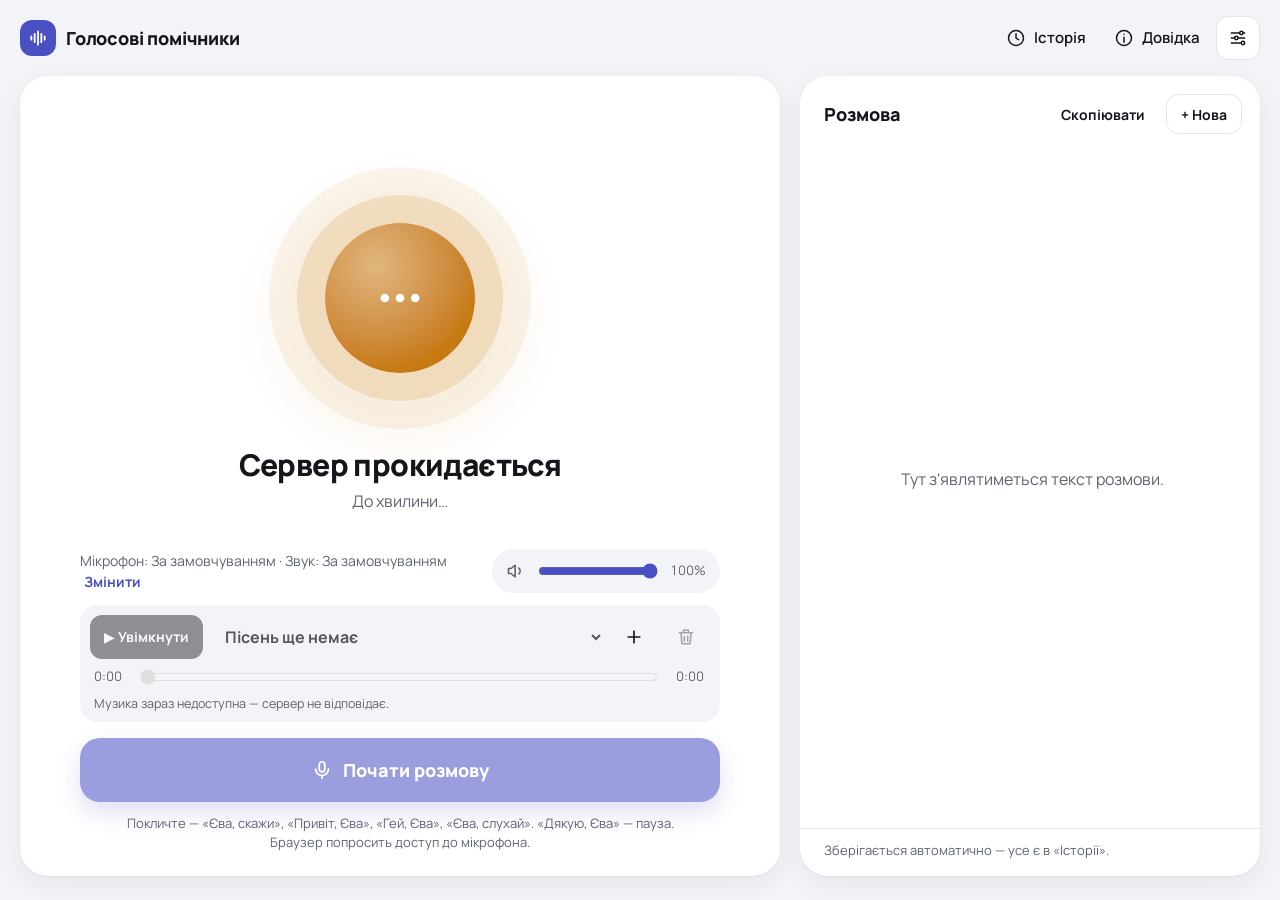
<file: web/index.html>
<!doctype html>
<html lang="uk">
<head>
  <meta charset="utf-8">
  <meta name="viewport" content="width=device-width, initial-scale=1, viewport-fit=cover">
  <title>Голосові помічники</title>
  <meta name="description" content="Голосові помічники з характером: розмова голосом через GPT-Live.">
  <link rel="icon" type="image/png" sizes="32x32" href="favicon-32.png">
  <link rel="icon" type="image/png" sizes="48x48" href="favicon-48.png">
  <link rel="apple-touch-icon" href="apple-touch-icon.png">
  <link rel="stylesheet" href="style.css">
  <link rel="stylesheet" href="app.css">
  <script src="config.js"></script>
  <script src="app.js" defer></script>
  <script src="ui.js" defer></script>
</head>
<body class="home">
  <header class="topbar">
    <div class="brand">
      <span class="brand-mark" aria-hidden="true"><svg viewBox="0 0 24 24"><path d="M4 10v4M8 7v10M12 4v16M16 7v10M20 10v4"/></svg></span>
      <span class="brand-name">Голосові помічники</span>
    </div>
    <nav class="topnav" aria-label="Сторінки">
      <a id="knowledgeLink" class="top-link" href="knowledge.html" hidden
        title="Список гостей і факти про подію для консьєржа: завантажити таблицю чи документ"><svg class="nav-icon" viewBox="0 0 24 24" aria-hidden="true"><path d="M4 5.5A2.5 2.5 0 0 1 6.5 3H20v15H6.5A2.5 2.5 0 0 0 4 20.5z"/><path d="M4 20.5A2.5 2.5 0 0 0 6.5 23H20v-5"/></svg><span class="wide-only">Знання</span></a>
      <a id="historyLink" class="top-link" href="history.html" title="Усі збережені розмови"><svg class="nav-icon" viewBox="0 0 24 24" aria-hidden="true"><circle cx="12" cy="12" r="9"/><path d="M12 7v5l3 2"/></svg><span class="wide-only">Історія</span></a>
      <a id="settingsLink" class="top-link" href="settings.html" aria-label="Довідка"
        title="Версія й моделі, довідка"><svg class="nav-icon" viewBox="0 0 24 24" aria-hidden="true"><circle cx="12" cy="12" r="9"/><path d="M12 11v6M12 7.5v.01"/></svg><span class="wide-only">Довідка</span></a>
      <button id="drawerOpen" class="icon-square" type="button" aria-label="Налаштування розмови"
        aria-controls="drawer" aria-expanded="false" title="Пристрої, звук, поведінка"><svg class="nav-icon" viewBox="0 0 24 24" aria-hidden="true"><path d="M4 6h10M18 6h2M4 12h4M12 12h8M4 18h12"/><circle cx="16" cy="6" r="2"/><circle cx="10" cy="12" r="2"/><circle cx="18" cy="18" r="2"/></svg></button>
    </nav>
  </header>

  <main class="layout">
    <section class="stage call" aria-label="Розмова голосом">
      <div class="stage-top">
        <nav id="characters" class="chars" role="tablist" aria-label="Персонаж"></nav>
        <p id="meter" class="meter-pill" hidden
          title="Час, поки відкрита сесія GPT-Live (разом з першими 15 с паузи), і орієнтовна ціна за ним. Інструменти й підсумок фонового слухання оплачуються окремо й тут не враховані."></p>
      </div>
      <!-- «Консьєрж» is hidden for now (the code stays): the page always opens an assistant call. -->
      <button id="modeAssistant" type="button" hidden></button>
      <button id="modeConcierge" type="button" hidden></button>

      <div class="voice-block">
        <p id="voiceInfo" class="char-info"></p>
        <div id="voiceVariantRow" class="voice-variant" hidden>
          <label class="sr-only" for="voiceVariant">Голос</label>
          <div class="voice-pick">
            <select id="voiceVariant">
              <option value="own">Створений голос (новий)</option>
              <option value="preset">Старий голос (пресет)</option>
            </select>
            <button id="voicePreview" class="pill-btn" disabled>▶ Прослухати</button>
          </div>
          <p id="voiceVariantInfo" class="hint"></p>
        </div>
        <!-- The picked character: set by the buttons above, kept here for the page's logic. -->
        <select id="voice" disabled hidden><option>Завантаження…</option></select>
        <button id="voiceApply" class="btn primary wide" hidden>Застосувати</button>
      </div>

      <div class="orb-area">
        <div class="orb"><span id="dot" class="dot" aria-hidden="true"></span></div>
        <div class="status-block">
          <p id="statusTitle" class="status-title" aria-hidden="true">Готові до розмови</p>
          <p id="statusSub" class="status-sub" aria-hidden="true" hidden></p>
          <span id="status" class="sr-only" role="status">Не підключено</span>
        </div>
        <p id="caption" class="caption" hidden></p>
        <video id="cameraView" class="camera-view" autoplay muted playsinline hidden></video>

        <div id="concierge" class="concierge" hidden data-off>
          <div class="guest-line">
            <span class="muted small">Гість</span>
            <strong id="guestName">ще не назвався</strong>
            <span id="guestBadge" class="guest-badge" hidden></span>
          </div>
          <div class="checkin-line">
            <span id="checkinCount" class="muted small">Відмічено гостей: —</span>
            <button id="checkinReset" class="btn ghost small-btn" type="button">Скинути відмітки</button>
          </div>
          <label class="setting check-setting" for="checkQuestion">
            <span class="setting-text">
              <span class="setting-title">Перевірочне питання</span>
              <span id="checkQuestionInfo" class="hint">Після імені помічник питає щось із запису гостя (посаду, хобі…).</span>
            </span>
            <input id="checkQuestion" type="checkbox" class="switch" role="switch" checked>
          </label>
          <p id="conciergeInfo" class="hint">Помічник вітає людину, питає ім'я, звіряє його зі списком у «Знаннях» (двоє з
            однаковим ім'ям — питає прізвище) і ставить одне перевірочне питання. Потім — «Наступний гість».</p>
        </div>
      </div>

      <div class="stage-bottom">
        <div class="device-row">
          <p id="callDevices" class="call-devices"><span id="callDevicesText"></span>
            <a href="#devices" class="call-devices-link">Змінити</a></p>
          <div class="volume">
            <label for="volume" class="sr-only">Гучність</label>
            <span class="volume-icon" aria-hidden="true"></span>
            <input id="volume" type="range" min="0" max="100" step="5">
            <span id="volumeValue" class="volume-value"></span>
          </div>
        </div>

        <section id="musicCard" class="player" aria-label="Музика">
          <!-- Extensions and audio types, not «audio/*»: with the wildcard iOS offers the photo library and the camera first. -->
          <input id="songFile" type="file" accept=".mp3,.m4a,.aac,.wav,.ogg,.opus,.flac,audio/mpeg,audio/mp4,audio/x-m4a,audio/aac,audio/wav,audio/x-wav,audio/ogg,audio/flac" multiple hidden>
          <div class="player-row">
            <button id="songPlay" class="song-play" type="button" disabled>▶ Увімкнути</button>
            <select id="songSelect" aria-label="Пісня" disabled><option>Пісень ще немає</option></select>
            <label class="icon-btn-soft icon-plus" for="songFile" title="Додати пісню"><span class="sr-only">Додати пісню</span></label>
            <button id="songDelete" class="icon-btn-soft icon-trash" type="button" title="Видалити пісню" disabled><span class="sr-only">Видалити</span></button>
          </div>
          <div class="song-seek">
            <span id="songTime">0:00</span>
            <input id="songSeek" type="range" min="0" max="0" step="1" value="0" aria-label="Позиція в пісні" disabled>
            <span id="songDuration">0:00</span>
          </div>
          <p id="songInfo" class="player-info">Пісні спільні для всіх. Поки грає пісня, помічник мовчить і не чує; якщо розмова ще йде — пісня чекає 5 с тиші.</p>
        </section>

        <div class="controls">
          <button id="micMute" class="ctl ctl-mic" type="button" aria-pressed="false" hidden>Вимкнути мікрофон</button>
          <button id="resume" class="ctl ctl-main ctl-play" hidden>Продовжити</button>
          <button id="pause" class="ctl ctl-main ctl-pause" hidden>Пауза</button>
          <button id="talk" class="btn primary big">Почати розмову</button>
          <button id="nextGuest" class="btn" hidden>Наступний гість</button>
        </div>
        <p id="wakeHint" class="wake-hint">Покличте помічника на ім'я — «…, скажи», «Привіт, …». «Дякую, …» — пауза.</p>
      </div>
    </section>

    <section id="conversation" class="convo">
      <div class="convo-head">
        <h2>Розмова</h2>
        <div class="convo-actions">
          <button id="copyChat" class="pill-btn ghost">Скопіювати</button>
          <button id="newChat" class="pill-btn">+ Нова</button>
        </div>
      </div>
      <div id="log" class="log" aria-live="polite">
        <p class="muted empty">Тут з'являтиметься текст розмови.</p>
      </div>
      <p class="convo-foot">Зберігається автоматично — усе є в «Історії».</p>
    </section>
  </main>

  <div id="drawerBackdrop" class="drawer-backdrop" hidden></div>
  <aside id="drawer" class="drawer" aria-label="Налаштування розмови" hidden>
    <div class="drawer-head">
      <h2>Налаштування</h2>
      <button id="drawerClose" class="icon-square soft" type="button" aria-label="Закрити"><svg class="nav-icon" viewBox="0 0 24 24" aria-hidden="true"><path d="M6 6l12 12M18 6L6 18"/></svg></button>
    </div>

    <section id="devices" class="drawer-section">
      <h3>Пристрої</h3>
      <div class="group">
        <div class="group-row">
          <label for="micSelect">Мікрофон</label>
          <select id="micSelect"><option value="">За замовчуванням</option></select>
        </div>
        <div class="group-row">
          <label for="speakerSelect">Динамік</label>
          <select id="speakerSelect"><option value="">За замовчуванням</option></select>
          <p id="speakerFixed" class="device-fixed" hidden></p>
        </div>
        <div class="group-row">
          <label for="cameraSelect">Камера</label>
          <select id="cameraSelect"><option value="">За замовчуванням</option></select>
          <!-- Phones and tablets: which side looks. Front — «подивись на мене»; back — what is in front of you. -->
          <div id="cameraFacing" class="facing" role="group" aria-label="Яка камера" hidden>
            <button type="button" class="btn" data-facing="user" aria-pressed="true">Фронтальна</button>
            <button type="button" class="btn" data-facing="environment" aria-pressed="false">Задня</button>
          </div>
        </div>
      </div>
      <p id="devicesNow" class="devices-now"></p>
      <button id="devicesAllow" class="pill-btn" type="button" hidden>Показати пристрої</button>
      <p id="devicesInfo" class="hint">Назви пристроїв з'являться, коли браузер дасть доступ до мікрофона.</p>
    </section>

    <section id="voiceCard" class="drawer-section">
      <h3>Як говорить</h3>
      <div class="settings">
        <div>
          <label for="speed">Темп</label>
          <select id="speed">
            <option value="slow">Повільніше</option>
            <option value="normal">Звичайний</option>
            <option value="fast">Швидше</option>
          </select>
        </div>
        <div>
          <label for="style">Манера</label>
          <select id="style">
            <option value="calm">Спокійна</option>
            <option value="normal">Звичайна</option>
            <option value="expressive">Емоційна</option>
          </select>
        </div>
      </div>
      <p class="hint">Темп і манера — прохання до персонажа, а не точний регулятор: діють з наступної відповіді.</p>
    </section>

    <section class="drawer-section">
      <h3>Поведінка</h3>
      <div class="group">
        <label class="setting" for="bgListen">
          <span class="setting-text">
            <span class="setting-title">Слухати фоном на паузі</span>
            <span id="bgListenInfo" class="hint">Помічник запам'ятовує, про що говорять поруч, і може нагадати.</span>
          </span>
          <input id="bgListen" type="checkbox" class="switch" role="switch" checked>
        </label>
        <label class="setting" for="voiceNow">
          <span class="setting-text">
            <span class="setting-title">Міняти голос одразу</span>
            <span id="voiceNowInfo" class="hint">Відповідь договорить уже новий персонаж.</span>
          </span>
          <input id="voiceNow" type="checkbox" class="switch" role="switch" checked>
        </label>
        <label class="setting" for="camera">
          <span class="setting-text">
            <span class="setting-title">Камера</span>
            <span id="cameraInfo" class="hint">Попросіть «…, подивись» — погляд через камеру.</span>
          </span>
          <input id="camera" type="checkbox" class="switch" role="switch">
        </label>
      </div>
    </section>
  </aside>

  <dialog id="noMic" class="dialog" aria-labelledby="noMicTitle">
    <h2 id="noMicTitle">Мікрофон у цьому браузері недоступний</h2>
    <p id="noMicText"></p>
    <p id="noMicIos" class="hint" hidden>Apple змушує всі браузери на iPhone працювати на рушії Safari, і цей
      браузер не передає сторінкам мікрофон — тому вікно дозволу навіть не з'являється. Якщо потрібен саме він:
      «Параметри» → «Застосунки» → браузер → «Мікрофон» (увімкніть, якщо є), оновіть його й перезапустіть.</p>
    <div class="row">
      <a id="openSafari" class="btn primary" href="#">Відкрити в Safari</a>
      <button id="copyLink" class="btn" type="button">Скопіювати посилання</button>
      <button id="noMicClose" class="btn ghost" type="button">Зрозуміло</button>
    </div>
  </dialog>
  <audio id="remote" autoplay></audio>
</body>
</html>
</file>
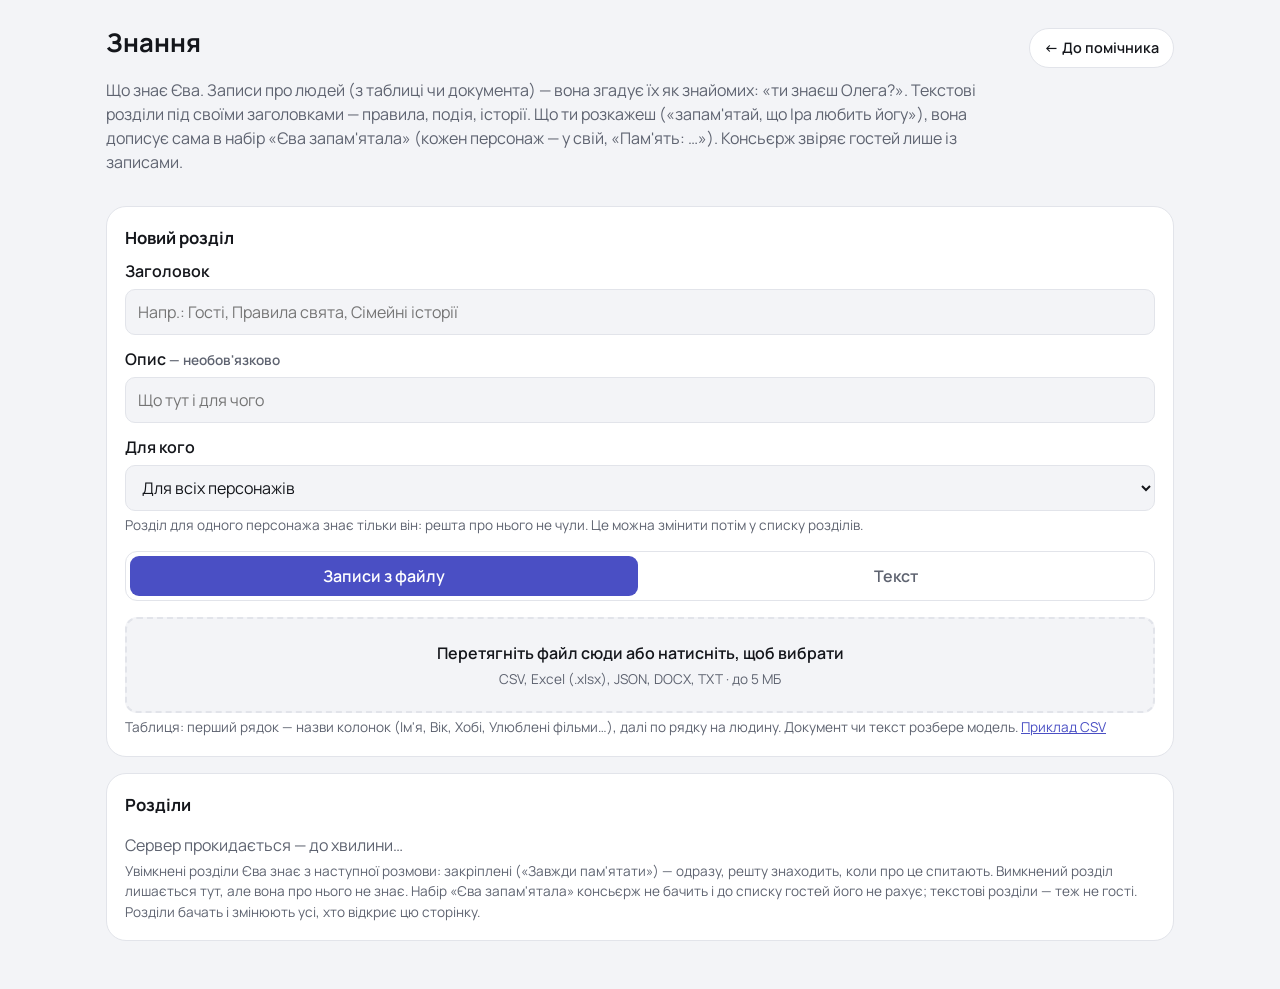
<file: web/knowledge.html>
<!doctype html>
<html lang="uk">
<head>
  <meta charset="utf-8">
  <meta name="viewport" content="width=device-width, initial-scale=1">
  <title>Голосові помічники — знання</title>
  <meta name="description" content="Що знає Єва: розділи із записами про людей і текстові розділи з правилами, подіями, історіями.">
  <meta name="robots" content="noindex, nofollow">
  <link rel="icon" type="image/png" sizes="32x32" href="favicon-32.png">
  <link rel="icon" type="image/png" sizes="48x48" href="favicon-48.png">
  <link rel="apple-touch-icon" href="apple-touch-icon.png">
  <link rel="stylesheet" href="style.css">
  <script src="config.js"></script>
  <script src="knowledge.js" defer></script>
</head>
<body>
  <main class="wrap wide">
    <header class="page-head">
      <div>
        <h1>Знання</h1>
        <p class="sub">Що знає Єва. Записи про людей (з таблиці чи документа) — вона згадує їх як знайомих: «ти знаєш
          Олега?». Текстові розділи під своїми заголовками — правила, подія, історії. Що ти розкажеш («запам'ятай, що Іра
          любить йогу»), вона дописує сама в набір «Єва запам'ятала» (кожен персонаж — у свій, «Пам'ять: …»). Консьєрж звіряє гостей лише із записами.</p>
      </div>
      <a id="backLink" class="nav-btn header-link" href="index.html">← До помічника</a>
    </header>

    <p id="storageNote" class="banner" hidden></p>

    <section class="card">
      <h2>Новий розділ</h2>
      <label for="setName">Заголовок</label>
      <input id="setName" class="field" type="text" maxlength="120" placeholder="Напр.: Гості, Правила свята, Сімейні історії">
      <label for="setNote" class="gap">Опис <span class="muted small">— необов'язково</span></label>
      <input id="setNote" class="field" type="text" maxlength="1000" placeholder="Що тут і для чого">
      <label for="setCharacter" class="gap">Для кого</label>
      <select id="setCharacter" class="field"><option value="">Для всіх персонажів</option></select>
      <p class="hint">Розділ для одного персонажа знає тільки він: решта про нього не чули. Це можна змінити потім у списку розділів.</p>

      <nav class="mode-tabs" role="tablist" aria-label="Що додати">
        <button id="tabFile" type="button" role="tab" aria-selected="true" aria-controls="paneFile">Записи з файлу</button>
        <button id="tabText" type="button" role="tab" aria-selected="false" aria-controls="paneText">Текст</button>
      </nav>

      <div id="paneFile" role="tabpanel" aria-labelledby="tabFile">
        <label id="drop" class="drop" for="file">
          <input id="file" type="file" accept=".csv,.tsv,.xlsx,.json,.docx,.txt,.md">
          <span class="drop-title">Перетягніть файл сюди або натисніть, щоб вибрати</span>
          <span class="muted small">CSV, Excel (.xlsx), JSON, DOCX, TXT · до 5 МБ</span>
        </label>
        <p class="hint">Таблиця: перший рядок — назви колонок (Ім'я, Вік, Хобі, Улюблені фільми…), далі по рядку
          на людину. Документ чи текст розбере модель. <a id="exampleLink" href="examples/korporatyv.csv" download>Приклад CSV</a></p>
      </div>

      <div id="paneText" role="tabpanel" aria-labelledby="tabText" hidden>
        <label for="textBody" class="gap">Текст</label>
        <textarea id="textBody" class="field" rows="12" maxlength="20000"
          placeholder="## Подія&#10;Давидові виповнюється 11 років.&#10;&#10;## Як говорити&#10;Коротко, 1–3 речення…"></textarea>
        <p class="hint">Підзаголовки «## …» ділять текст на частини: коли розділ не закріплений, Єва дістає з нього
          лише потрібну частину. <span id="textCount" class="meter"></span></p>
        <label class="setting gap">
          <span class="setting-text">
            <span class="setting-title">Завжди пам'ятати</span>
            <span class="hint">Розділ іде в інструкції кожної розмови: правила, які треба тримати в кожній відповіді,
              і головне про подію. Решту краще не закріплювати — Єва знайде, коли спитають.</span>
          </span>
          <input id="textPinned" type="checkbox" class="switch" role="switch">
        </label>
        <div class="row actions">
          <button id="saveText" class="btn primary" type="button">Зберегти розділ</button>
        </div>
      </div>
      <p id="parseStatus" class="status-msg" role="status" hidden></p>

      <div id="preview" class="preview" hidden>
        <div class="card-head">
          <h3 id="previewTitle"></h3>
          <span id="previewFile" class="muted small"></span>
        </div>
        <ul id="previewWarnings" class="warnings"></ul>
        <p class="hint">Перевірте записи: зайве приберіть хрестиком. Нічого не збережено, доки не натиснете «Зберегти».</p>
        <div id="previewItems" class="records"></div>
        <p id="previewMore" class="hint" hidden></p>
        <div class="row actions">
          <button id="saveSet" class="btn primary" type="button">Зберегти набір</button>
          <button id="cancelSet" class="btn ghost" type="button">Скасувати</button>
        </div>
      </div>
    </section>

    <section class="card">
      <div class="card-head">
        <h2>Розділи</h2>
        <span id="setsCount" class="muted small"></span>
      </div>
      <p id="pinnedMeter" class="meter" hidden></p>
      <div id="sets" class="sets"><p class="muted empty">Завантаження…</p></div>
      <p class="hint">Увімкнені розділи Єва знає з наступної розмови: закріплені («Завжди пам'ятати») — одразу, решту
        знаходить, коли про це спитають. Вимкнений розділ лишається тут, але вона про нього не знає. Набір «Єва
        запам'ятала» консьєрж не бачить і до списку гостей його не рахує; текстові розділи — теж не гості. Розділи
        бачать і змінюють усі, хто відкриє цю сторінку.</p>
    </section>
  </main>
</body>
</html>
</file>
<file: web/style.css>
@import url("https://fonts.googleapis.com/css2?family=Manrope:wght@400;500;600;700;800&display=swap");
:root {
  --bg: #f3f4f7;
  --card: #ffffff;
  --text: #14161b;
  --muted: #5e6370;
  --line: #e2e4ea;
  --accent: #4a4fc4;
  --accent-text: #ffffff;
  --ok: #1f9d55;
  --warn: #c27c0e;
  --err: #d14343;
  --user: #ececfb;
  --bot: #f1f2f4;
  --switch-off: #cfd4dc;
}
@media (prefers-color-scheme: dark) {
  :root {
    --bg: #0f1115;
    --card: #171a21;
    --text: #e8eaed;
    --muted: #9aa1ad;
    --line: #2a2f39;
    --accent: #8b8ff0;
    --accent-text: #14161b;
    --user: #262a4d;
    --bot: #1f232b;
    --switch-off: #3a404c;
  }
}
* { box-sizing: border-box; }
body {
  margin: 0;
  background: var(--bg);
  color: var(--text);
  font: 16px/1.5 Manrope, system-ui, -apple-system, "Segoe UI", Roboto, sans-serif;
}
.wrap { max-width: 640px; margin: 0 auto; padding: 24px 16px 48px; }
h1 { font-size: 1.6rem; margin: 0 0 4px; }
h2 { font-size: 1.05rem; margin: 0 0 8px; }
.sub, .muted { color: var(--muted); }
.small { font-size: 0.85rem; }
.card {
  background: var(--card);
  border: 1px solid var(--line);
  border-radius: 20px;
  padding: 18px;
  margin-top: 16px;
}
.row { display: flex; gap: 8px; flex-wrap: wrap; align-items: center; }
.row[hidden] { display: none; }
input, select, textarea {
  flex: 1 1 200px;
  min-width: 0;
  padding: 10px 12px;
  border-radius: 10px;
  border: 1px solid var(--line);
  background: var(--bg);
  color: var(--text);
  font: inherit;
}
select { width: 100%; cursor: pointer; }
label { display: block; font-weight: 600; margin-bottom: 6px; }
.btn {
  padding: 10px 16px;
  border-radius: 10px;
  border: 1px solid var(--line);
  background: var(--card);
  color: var(--text);
  font: inherit;
  cursor: pointer;
}
.btn:disabled { opacity: 0.55; cursor: default; }
.btn.primary { background: var(--accent); border-color: var(--accent); color: var(--accent-text); }
.btn.ghost { background: transparent; }
.btn.big { width: 100%; padding: 16px; font-size: 1.1rem; font-weight: 600; margin: 12px 0 4px; }
.btn.danger { background: var(--err); border-color: var(--err); color: #fff; }
.hint { margin: 4px 0 0; font-size: 0.85rem; color: var(--muted); }
.status-line { display: flex; align-items: center; gap: 8px; font-weight: 600; }
.dot { width: 10px; height: 10px; border-radius: 50%; background: var(--muted); }
.dot.live { background: var(--ok); animation: pulse 1.4s infinite; }
.dot.busy { background: var(--warn); }
.dot.err { background: var(--err); }
.dot.wait { background: var(--accent); }
.dot.think { background: var(--warn); animation: pulse 0.8s infinite; }
.dot.speak { background: var(--accent); animation: pulse 0.6s infinite; }
.call .row { margin-top: 8px; }
.call .row .btn { flex: 1 1 140px; }
.settings { display: grid; grid-template-columns: repeat(auto-fit, minmax(160px, 1fr)); gap: 12px; margin: 16px 0 12px; }
.settings select { width: 100%; }
input[type="range"] { width: 100%; padding: 0; border: 0; background: none; accent-color: var(--accent); }
.small-btn { padding: 4px 10px; font-size: 0.85rem; }
.card > .row + .settings, .card > .hint + .row { margin-top: 8px; }
@keyframes pulse { 50% { opacity: 0.35; } }

/* A setting row: what it does on the left, an on/off switch on the right. */
.setting {
  display: flex; align-items: center; justify-content: space-between; gap: 16px;
  margin: 16px 0 0; padding-top: 14px; border-top: 1px solid var(--line);
  font-weight: normal; cursor: pointer;
}
.setting-text { display: flex; flex-direction: column; min-width: 0; }
.setting-title { font-weight: 600; }
.setting .hint { margin: 2px 0 0; }
.switch {
  appearance: none; -webkit-appearance: none;
  flex: 0 0 auto; width: 52px; height: 30px; min-width: 52px;
  margin: 0; padding: 0; border: 0; border-radius: 999px;
  background: var(--switch-off); position: relative; cursor: pointer;
  transition: background 0.2s ease;
}
.switch::before {
  content: ""; position: absolute; top: 3px; left: 3px;
  width: 24px; height: 24px; border-radius: 50%;
  background: #fff; box-shadow: 0 1px 3px rgba(0, 0, 0, 0.3);
  transition: transform 0.2s ease;
}
.switch:checked { background: var(--accent); }
.switch:checked::before { transform: translateX(22px); }
.switch:focus-visible { outline: 2px solid var(--accent); outline-offset: 3px; }

h2 label { display: inline; margin: 0; font-weight: inherit; }
.voice-pick { flex-wrap: nowrap; }
.voice-pick select { flex: 1 1 0; width: auto; }
.voice-pick .btn { flex: 0 0 auto; white-space: nowrap; }
.call .voice-block { margin-top: 12px; }
.call .voice-block .block-label { display: block; font-weight: 600; margin-bottom: 6px; }
.call .voice-block .voice-pick { margin-top: 0; }
.call .voice-block .voice-pick .btn { flex: 0 0 auto; }
.call .voice-block + .btn.big { margin-top: 12px; }
.btn.wide { width: 100%; margin-top: 8px; }
.label-row { display: flex; justify-content: space-between; align-items: baseline; margin-top: 4px; }
.label-row label { margin-bottom: 6px; }
.card-head { display: flex; justify-content: space-between; align-items: center; gap: 8px; }
.head-actions { display: flex; gap: 6px; flex-wrap: wrap; justify-content: flex-end; }
.meter { margin: 6px 0 0; font-size: 0.85rem; color: var(--muted); font-variant-numeric: tabular-nums; }
.log { max-height: 50vh; overflow-y: auto; display: flex; flex-direction: column; gap: 8px; }
.msg { padding: 8px 12px; border-radius: 12px; max-width: 90%; white-space: pre-wrap; word-wrap: break-word; }
.msg.user { background: var(--user); align-self: flex-end; }
.msg.assistant { background: var(--bot); align-self: flex-start; }
.msg.system { color: var(--muted); font-size: 0.85rem; align-self: center; background: none; }
.empty { margin: 0; }
footer { margin-top: 20px; text-align: center; }



/* Devices: microphone, speaker, camera */
/* One column on a phone: two side by side cut the names to «За замовчуванн…». */
.devices { display: grid; grid-template-columns: repeat(auto-fit, minmax(260px, 1fr)); gap: 12px; }
.devices select { width: 100%; }
.devices select[hidden] { display: none; }
/* The output where the page can't pick it (iPhone, Android): a plain line, not a dropdown. */
.device-fixed { margin: 0; padding: 10px 0; overflow-wrap: anywhere; }
.camera-view {
  display: block; width: 100%; max-height: 240px; margin-top: 12px;
  border-radius: 10px; background: #000; object-fit: contain;
}
.camera-view[hidden] { display: none; }
.camera-view.mirror { transform: scaleX(-1); }
/* Фронтальна / Задня (phones): two halves of one control, the picked one filled. */
.facing { display: flex; gap: 8px; margin-top: 12px; }
.facing[hidden] { display: none; }
.facing .btn { flex: 1 1 0; padding: 10px 8px; }
.facing .btn[aria-pressed="true"] { background: var(--accent); border-color: var(--accent); color: var(--accent-text); }

/* «Мікрофон недоступний» (web/app.js showNoMic) */
.dialog { border: 1px solid var(--line); border-radius: 14px; background: var(--card); color: var(--text);
  padding: 16px; width: min(440px, calc(100vw - 32px)); box-shadow: 0 12px 40px rgba(0, 0, 0, 0.25); }
.dialog::backdrop { background: rgba(0, 0, 0, 0.45); }
.dialog h2 { margin: 0 0 8px; font-size: 1.05rem; }
.dialog p { margin: 0 0 10px; }
.dialog .row { margin-top: 12px; }
a.btn { text-decoration: none; display: inline-flex; align-items: center; justify-content: center; }
.btn[hidden] { display: none; }

/* «Зараз: мікрофон — …; звук — …» (web/app.js showDevicesNow) */
.devices-now { margin: 8px 0 0; font-size: 0.9rem; }
.devices-now:empty { display: none; }

/* In the call card: what she hears from and plays to, without scrolling down to «Пристрої». */
.call-devices { margin: 8px 0 0; font-size: 0.85rem; color: var(--muted); overflow-wrap: anywhere; }
.call-devices:has(#callDevicesText:empty) { display: none; }
.call-devices-link { color: var(--accent); white-space: nowrap; margin-left: 4px; }
#devices { scroll-margin-top: 12px; }

/* Header with a link to the other page («Знання» ↔ «← До Єви») */
.page-head { display: flex; justify-content: space-between; align-items: flex-start; gap: 12px; }
.header-link { flex: 0 0 auto; margin-top: 6px; text-decoration: none; }

/* «Знання» (web/knowledge.html) */
.banner { margin: 16px 0 0; padding: 10px 14px; border-radius: 10px; font-size: 0.9rem;
  border: 1px solid var(--warn); color: var(--text); background: color-mix(in srgb, var(--warn) 12%, var(--card)); }
.field { width: 100%; }
.hint a, .sub a { color: var(--accent); }
label.gap { margin-top: 12px; }
.drop { display: flex; flex-direction: column; align-items: center; gap: 4px; text-align: center; margin: 16px 0 0;
  padding: 22px 16px; border: 2px dashed var(--line); border-radius: 12px; background: var(--bg);
  font-weight: normal; cursor: pointer; transition: border-color 0.15s, background 0.15s; }
.drop input { position: absolute; width: 1px; height: 1px; opacity: 0; pointer-events: none; }
.drop:hover, .drop.over { border-color: var(--accent); }
.drop.over { background: color-mix(in srgb, var(--accent) 8%, var(--bg)); }
.drop:focus-within { outline: 2px solid var(--accent); outline-offset: 2px; }
.drop.busy { opacity: 0.6; pointer-events: none; }
.drop-title { font-weight: 600; }
.status-msg { margin: 10px 0 0; font-size: 0.9rem; }
.status-msg.ok { color: var(--ok); }
.status-msg.err { color: var(--err); }
.preview { margin-top: 16px; padding-top: 14px; border-top: 1px solid var(--line); }
h3 { font-size: 1rem; margin: 0; }
.warnings { margin: 6px 0 0; padding-left: 18px; font-size: 0.85rem; color: var(--warn); }
.warnings:empty { display: none; }
.records { display: grid; grid-template-columns: repeat(auto-fill, minmax(260px, 1fr)); gap: 8px; margin-top: 10px; }
.records > .hint { grid-column: 1 / -1; }
.records[hidden] { display: none; }
.record { background: var(--bg); border: 1px solid var(--line); border-radius: 10px; padding: 10px 12px; min-width: 0; }
.record-head { display: flex; justify-content: space-between; align-items: flex-start; gap: 8px; }
.record strong { overflow-wrap: anywhere; }
.record.checked { border-color: var(--ok); }
.check-badge { flex: 0 0 auto; font-size: 0.75rem; padding: 1px 8px; border-radius: 999px; color: var(--ok);
  border: 1px solid var(--ok); white-space: nowrap; }
.record dl { margin: 6px 0 0; font-size: 0.85rem; }
.record dt { color: var(--muted); font-size: 0.78rem; overflow-wrap: anywhere; }
.record dd { margin: 0 0 6px; overflow-wrap: anywhere; }
.icon-btn { flex: 0 0 auto; width: 28px; height: 28px; border-radius: 8px; border: 1px solid var(--line);
  background: var(--card); color: var(--muted); font: inherit; line-height: 1; cursor: pointer; }
.icon-btn:hover { color: var(--err); border-color: var(--err); }
.actions { margin-top: 12px; }
.sets { display: flex; flex-direction: column; gap: 10px; margin-top: 8px; }
.set { border: 1px solid var(--line); border-radius: 12px; padding: 12px; }
.set.off .set-text { opacity: 0.6; }
.set-head { display: flex; justify-content: space-between; align-items: flex-start; gap: 12px; }
.set-text { display: flex; flex-direction: column; min-width: 0; }
.set-text strong { overflow-wrap: anywhere; }
.set-switch { display: flex; align-items: center; gap: 8px; margin: 0; font-weight: normal; cursor: pointer; flex: 0 0 auto; }
.set-actions { margin-top: 10px; }
.danger-text { color: var(--err); }
textarea { display: block; width: 100%; resize: vertical; line-height: 1.45; }
.set-switches { display: flex; flex-direction: column; align-items: flex-end; gap: 6px; flex: 0 0 auto; }
.set-kind { display: inline-block; margin-right: 6px; font-size: 0.75rem; padding: 1px 8px; border-radius: 999px;
  border: 1px solid var(--line); color: var(--muted); }
.set-kind.pinned { border-color: var(--accent); color: var(--accent); }
.text-view { margin-top: 10px; }
.text-view[hidden] { display: none; }
.meter.over { color: var(--err); font-weight: 600; }
.mode-tabs + [role="tabpanel"] { margin-top: 4px; }
@media (max-width: 520px) {
  .set-head { flex-direction: column; }
  .set-switches { align-items: stretch; width: 100%; }
  .set-switch { justify-content: space-between; }
}

/* «Історія» (web/history.html): a conversation per card, opened in place */
.conv-head { display: flex; justify-content: space-between; align-items: flex-start; gap: 12px; width: 100%;
  padding: 0; border: 0; background: none; color: inherit; font: inherit; text-align: left; cursor: pointer; }
.conv-head[aria-expanded="true"] strong { color: var(--accent); }
.set.current { border-color: var(--accent); }
.badge-now { flex: 0 0 auto; font-size: 0.75rem; padding: 2px 8px; border-radius: 999px;
  background: var(--accent); color: var(--accent-text); }
.conv-body { margin-top: 12px; padding-top: 12px; border-top: 1px solid var(--line); }
.conv-body[hidden] { display: none; }
.conv-log { max-height: none; overflow: visible; }
.conv-log .msg { margin: 0; }

/* «Помічниця» / «Консьєрж» — the top switch (web/index.html) */
.mode-tabs { display: flex; gap: 4px; margin-top: 16px; padding: 4px; border-radius: 12px; background: var(--card);
  border: 1px solid var(--line); }
.mode-tabs button { flex: 1; padding: 8px 12px; border: 0; border-radius: 9px; background: none; color: var(--muted);
  font: inherit; font-weight: 600; cursor: pointer; }
.mode-tabs button[aria-selected="true"] { background: var(--accent); color: var(--accent-text); }
.mode-tabs button:focus-visible { outline: 2px solid var(--accent); outline-offset: 2px; }
.concierge { margin-top: 10px; padding: 10px 12px; border-radius: 10px; background: var(--bg); border: 1px solid var(--line); }
.concierge[hidden] { display: none; }
.guest-line { display: flex; flex-wrap: wrap; align-items: baseline; gap: 6px 8px; }
.guest-line strong { overflow-wrap: anywhere; }
.checkin-line { display: flex; justify-content: space-between; align-items: center; gap: 8px; margin-top: 6px; }
.concierge .check-setting { margin-top: 10px; padding-top: 10px; }
.guest-badge { font-size: 0.8rem; padding: 1px 8px; border-radius: 999px; border: 1px solid currentColor; }
.guest-badge.ok { color: var(--ok); }
.guest-badge.err { color: var(--err); }
.warn-text { color: var(--warn); }
#wakeHint[hidden] { display: none; }

/* «Налаштування» (web/settings.html) */
.wrap.narrow { max-width: 440px; }
form.card[hidden], [role="tabpanel"][hidden] { display: none; }
.kv { display: grid; grid-template-columns: minmax(0, max-content) minmax(0, 1fr); gap: 6px 16px; margin: 12px 0 0; }
.kv dt { color: var(--muted); }
.kv dd { margin: 0; overflow-wrap: anywhere; }
.kv a, .guide a { color: var(--accent); }
@media (max-width: 480px) { .kv { grid-template-columns: minmax(0, 1fr); gap: 0; } .kv dd { margin-bottom: 8px; } }
.pill { flex: 0 0 auto; font-size: 0.8rem; padding: 2px 10px; border-radius: 999px; border: 1px solid var(--line); color: var(--muted); }
.pill:empty { display: none; }
.pill.accent { border-color: var(--accent); color: var(--accent); }
.ok-text { color: var(--ok); }
.links { margin-top: 4px; }
.person select { flex: 0 1 160px; width: auto; }
.person.off .set-text { opacity: 0.6; }
.guide details { border-top: 1px solid var(--line); padding: 10px 0; }
.guide details:first-of-type { border-top: 0; }
.guide summary { font-weight: 600; cursor: pointer; }
.guide p { margin: 8px 0 0; }

/* Header links to the other pages («Знання», «Налаштування», «← До Єви») */
.head-links { display: flex; gap: 8px; flex: 0 0 auto; margin-top: 4px; }
.nav-btn { display: inline-flex; align-items: center; gap: 7px; padding: 8px 14px; border-radius: 999px;
  border: 1px solid var(--line); background: var(--card); color: var(--text); font-size: 0.9rem; font-weight: 600;
  text-decoration: none; white-space: nowrap; transition: border-color 0.15s, color 0.15s, background 0.15s; }
.nav-btn:hover { border-color: var(--accent); color: var(--accent); }
.nav-btn:focus-visible { outline: 2px solid var(--accent); outline-offset: 2px; }
.nav-btn.header-link { margin-top: 4px; }
.nav-icon { width: 17px; height: 17px; flex: 0 0 auto; fill: none; stroke: currentColor; stroke-width: 1.8;
  stroke-linecap: round; stroke-linejoin: round; }
@media (max-width: 480px) {
  .wide-only { display: none; }
  .nav-btn { padding: 8px 11px; }
}

/* The main page on a wide screen: the call and its settings on the left, the conversation on the right at
   full height — not one narrow column in the middle of a big monitor. */
@media (min-width: 1000px) {
  .wrap.app {
    max-width: 1320px; padding: 24px 28px 40px;
    display: grid; grid-template-columns: minmax(380px, 500px) minmax(0, 1fr); column-gap: 24px;
    grid-template-areas:
      "head head"
      "tabs conv"
      "call conv"
      "music conv"
      "devices conv"
      "voice conv"
      "foot foot";
    align-items: start;
  }
  .wrap.app > .page-head { grid-area: head; margin-bottom: 4px; }
  .wrap.app > .mode-tabs { grid-area: tabs; }
  .wrap.app > .call { grid-area: call; }
  .wrap.app > #musicCard { grid-area: music; }
  .wrap.app > #devices { grid-area: devices; }
  .wrap.app > #voiceCard { grid-area: voice; }
  .wrap.app > #conversation {
    grid-area: conv; position: sticky; top: 16px; margin-top: 16px;
    display: flex; flex-direction: column; height: calc(100vh - 32px); min-height: 420px;
  }
  .wrap.app > #conversation .log { flex: 1 1 auto; max-height: none; min-height: 0; margin-top: 8px; }
  .wrap.app > footer { grid-area: foot; }
  .wrap.app .devices { grid-template-columns: repeat(2, minmax(0, 1fr)); }
}
.wrap.wide { max-width: 1100px; }

/* «Музика»: a song picked by hand, played by the button or «увімкни музику» (web/app.js, songs) */
.file-btn { display: inline-block; margin: 0; font-weight: normal; }
.song-row select { flex: 1 1 100%; }
.song-row .btn { flex: 1 1 140px; }
.song-seek { display: flex; align-items: center; gap: 10px; margin-top: 12px; }
.song-seek input { flex: 1 1 auto; width: auto; }
.song-seek span { flex: 0 0 auto; min-width: 2.6em; font-variant-numeric: tabular-nums; }
.song-seek span:last-child { text-align: right; }


/* «Знання»: whose set it is */
.set-who { display: inline-flex; align-items: center; gap: 6px; margin: 0; font-weight: normal; }
.set-who select { width: auto; flex: 0 1 auto; padding: 4px 8px; font-size: 0.85rem; }
</file>
<file: web/app.css>
/* The main page (index.html): a call screen — the state «orb» in the middle, call controls under it,
   the conversation on the right, devices / sound / behaviour in a side drawer (web/ui.js opens it).
   Shared tokens and the other pages stay in style.css. */

.home {
  --soft: #F3F4F7;
  --soft-line: #E2E4EA;
  --ink: #14161B;
  --on-ink: #ffffff;
  --end-bg: #FCE8E8;
  --end-fg: #B42323;
  --think: #C77A12;
  --idle: #9AA0AB;
  --shadow: 0 1px 2px rgba(20, 22, 27, 0.04), 0 8px 28px rgba(20, 22, 27, 0.06);

  /* Icons for buttons whose text app.js rewrites: drawn by CSS masks, the text stays a label. */
  --i-mic: url("data:image/svg+xml,%3Csvg xmlns='http://www.w3.org/2000/svg' viewBox='0 0 24 24' fill='none' stroke='black' stroke-width='1.9' stroke-linecap='round' stroke-linejoin='round'%3E%3Crect x='9' y='3' width='6' height='11' rx='3'/%3E%3Cpath d='M5 11a7 7 0 0 0 14 0M12 18v3'/%3E%3C/svg%3E");
  --i-mic-off: url("data:image/svg+xml,%3Csvg xmlns='http://www.w3.org/2000/svg' viewBox='0 0 24 24' fill='none' stroke='black' stroke-width='1.9' stroke-linecap='round' stroke-linejoin='round'%3E%3Cpath d='M3 3l18 18M9 9v2a3 3 0 0 0 5 2.2M15 9.3V6a3 3 0 0 0-5.7-1.3M5 11a7 7 0 0 0 11.3 5.5M19 11a7 7 0 0 1-.6 2.8M12 18v3'/%3E%3C/svg%3E");
  --i-pause: url("data:image/svg+xml,%3Csvg xmlns='http://www.w3.org/2000/svg' viewBox='0 0 24 24' fill='none' stroke='black' stroke-width='2.4' stroke-linecap='round'%3E%3Cpath d='M9 6v12M15 6v12'/%3E%3C/svg%3E");
  --i-play: url("data:image/svg+xml,%3Csvg xmlns='http://www.w3.org/2000/svg' viewBox='0 0 24 24'%3E%3Cpath d='M8 5.5v13l11-6.5z' fill='black'/%3E%3C/svg%3E");
  --i-x: url("data:image/svg+xml,%3Csvg xmlns='http://www.w3.org/2000/svg' viewBox='0 0 24 24' fill='none' stroke='black' stroke-width='2.2' stroke-linecap='round'%3E%3Cpath d='M6 6l12 12M18 6L6 18'/%3E%3C/svg%3E");
  --i-search: url("data:image/svg+xml,%3Csvg xmlns='http://www.w3.org/2000/svg' viewBox='0 0 24 24' fill='none' stroke='black' stroke-width='1.9' stroke-linecap='round'%3E%3Ccircle cx='11' cy='11' r='6'/%3E%3Cpath d='M20 20l-4.5-4.5'/%3E%3C/svg%3E");
  --i-wave: url("data:image/svg+xml,%3Csvg xmlns='http://www.w3.org/2000/svg' viewBox='0 0 24 24' fill='none' stroke='black' stroke-width='2.2' stroke-linecap='round'%3E%3Cpath d='M4 10v4M8 7v10M12 4v16M16 7v10M20 10v4'/%3E%3C/svg%3E");
  --i-dots: url("data:image/svg+xml,%3Csvg xmlns='http://www.w3.org/2000/svg' viewBox='0 0 24 24'%3E%3Ccircle cx='5' cy='12' r='2' fill='black'/%3E%3Ccircle cx='12' cy='12' r='2' fill='black'/%3E%3Ccircle cx='19' cy='12' r='2' fill='black'/%3E%3C/svg%3E");
  --i-alert: url("data:image/svg+xml,%3Csvg xmlns='http://www.w3.org/2000/svg' viewBox='0 0 24 24' fill='none' stroke='black' stroke-width='2.4' stroke-linecap='round'%3E%3Cpath d='M12 6v8M12 18v.01'/%3E%3C/svg%3E");
  --i-plus: url("data:image/svg+xml,%3Csvg xmlns='http://www.w3.org/2000/svg' viewBox='0 0 24 24' fill='none' stroke='black' stroke-width='2' stroke-linecap='round'%3E%3Cpath d='M12 5v14M5 12h14'/%3E%3C/svg%3E");
  --i-trash: url("data:image/svg+xml,%3Csvg xmlns='http://www.w3.org/2000/svg' viewBox='0 0 24 24' fill='none' stroke='black' stroke-width='1.9' stroke-linecap='round' stroke-linejoin='round'%3E%3Cpath d='M4 7h16M10 11v6M14 11v6M6 7l1 13h10l1-13M9 7V4h6v3'/%3E%3C/svg%3E");
  --i-volume: url("data:image/svg+xml,%3Csvg xmlns='http://www.w3.org/2000/svg' viewBox='0 0 24 24' fill='none' stroke='black' stroke-width='1.9' stroke-linecap='round' stroke-linejoin='round'%3E%3Cpath d='M11 5L6 9H3v6h3l5 4z'/%3E%3Cpath d='M15.5 8.5a5 5 0 0 1 0 7'/%3E%3C/svg%3E");

  min-height: 100vh;
  min-height: 100dvh;
  display: flex;
  flex-direction: column;
}
@media (prefers-color-scheme: dark) {
  .home {
    --soft: #1F232B;
    --soft-line: #2E333D;
    --ink: #E8EAED;
    --on-ink: #14161B;
    --end-bg: #3A1E21;
    --end-fg: #FF8A8A;
    --shadow: 0 1px 2px rgba(0, 0, 0, 0.3), 0 8px 28px rgba(0, 0, 0, 0.25);
  }
}
.home [hidden] { display: none !important; }
.sr-only { position: absolute !important; width: 1px; height: 1px; padding: 0; margin: -1px; overflow: hidden;
  clip: rect(0 0 0 0); white-space: nowrap; border: 0; }

/* ── Top bar ── */
.topbar { display: flex; align-items: center; justify-content: space-between; gap: 12px;
  width: 100%; max-width: 1384px; margin: 0 auto; padding: 16px 20px 0; box-sizing: border-box; }
.brand { display: flex; align-items: center; gap: 10px; min-width: 0; }
.brand-mark { width: 36px; height: 36px; flex: 0 0 auto; border-radius: 12px; background: var(--accent);
  display: flex; align-items: center; justify-content: center; }
.brand-mark svg { width: 20px; height: 20px; fill: none; stroke: #fff; stroke-width: 2.2; stroke-linecap: round; }
.brand-name { font-size: 18px; font-weight: 800; letter-spacing: -0.01em; white-space: nowrap; overflow: hidden; text-overflow: ellipsis; }
.topnav { display: flex; align-items: center; gap: 4px; flex: 0 0 auto; }
.top-link { display: inline-flex; align-items: center; gap: 8px; height: 44px; padding: 0 12px; border-radius: 12px;
  color: var(--text); text-decoration: none; font-size: 15px; font-weight: 600; }
.top-link:hover { background: var(--soft); }
.icon-square { width: 44px; height: 44px; border-radius: 12px; border: 1px solid var(--soft-line); background: var(--card);
  color: var(--text); display: inline-flex; align-items: center; justify-content: center; cursor: pointer; padding: 0; }
.icon-square.soft { border: 0; background: var(--soft); }
.icon-square:hover { border-color: var(--accent); color: var(--accent); }
.top-link:focus-visible, .icon-square:focus-visible { outline: 3px solid var(--accent); outline-offset: 2px; }
.home .nav-icon { width: 20px; height: 20px; }
@media (max-width: 560px) { .home .wide-only { display: none; } .brand-name { font-size: 16px; } }

/* ── Layout: call on the left, conversation on the right (one column on a phone) ── */
.layout { width: 100%; max-width: 1384px; margin: 0 auto; padding: 16px 20px 24px; box-sizing: border-box;
  display: grid; grid-template-columns: minmax(0, 1fr); gap: 20px; flex: 1 1 auto; }
@media (min-width: 1000px) {
  .layout { grid-template-columns: minmax(0, 1fr) minmax(360px, 460px); align-items: stretch; }
  .convo { position: sticky; top: 16px; height: calc(100vh - 100px); height: calc(100dvh - 100px); min-height: 560px; }
}

.stage { background: var(--card); border-radius: 28px; box-shadow: var(--shadow); padding: 20px;
  display: flex; flex-direction: column; gap: 8px; min-height: min(780px, calc(100dvh - 100px)); box-sizing: border-box; }
@media (min-width: 640px) { .stage { padding: 24px; } }

.stage-top { display: flex; justify-content: space-between; align-items: flex-start; gap: 12px; flex-wrap: wrap; }
.meter-pill { margin: 0; padding: 6px 12px; border-radius: 999px; background: var(--soft); color: var(--muted);
  font-size: 13px; font-weight: 600; font-variant-numeric: tabular-nums; }

/* Characters: chips with a round initial (web/ui.js sets data-initial and --av) */
.chars { display: flex; gap: 8px; flex-wrap: wrap; }
.chars button { display: inline-flex; align-items: center; gap: 10px; height: 52px; padding: 0 16px 0 6px;
  border-radius: 999px; border: 2px solid var(--soft-line); background: var(--card); color: var(--text);
  font: inherit; font-size: 15px; font-weight: 700; cursor: pointer; transition: border-color 0.15s, background 0.15s; }
.chars button::before { content: attr(data-initial); width: 38px; height: 38px; flex: 0 0 auto; border-radius: 50%;
  background: var(--av, var(--muted)); color: #fff; font-weight: 800; font-size: 16px;
  display: flex; align-items: center; justify-content: center; }
.chars button:hover { border-color: color-mix(in srgb, var(--accent) 45%, var(--soft-line)); }
.chars button[aria-selected="true"] { border-color: var(--accent); background: color-mix(in srgb, var(--accent) 8%, var(--card)); }
.chars button:focus-visible { outline: 3px solid var(--accent); outline-offset: 2px; }
@media (max-width: 560px) {
  .chars { flex-wrap: nowrap; overflow-x: auto; margin: 0 -20px; padding: 2px 20px 4px; scrollbar-width: none; }
  .chars::-webkit-scrollbar { display: none; }
  .chars button { flex: 0 0 auto; }
  .stage-top { flex-direction: column; }
}

.voice-block { display: flex; flex-direction: column; gap: 8px; }
.char-info { margin: 4px 0 0; font-size: 14px; color: var(--muted); line-height: 1.45; }
.char-info:empty { display: none; }
.voice-pick { display: flex; gap: 8px; align-items: center; }
.voice-pick select { flex: 1 1 auto; width: auto; min-width: 0; }
.pill-btn { height: 40px; padding: 0 14px; border-radius: 12px; border: 1px solid var(--soft-line); background: var(--card);
  color: var(--text); font: inherit; font-size: 14px; font-weight: 700; cursor: pointer; white-space: nowrap; flex: 0 0 auto; }
.pill-btn.ghost { border-color: transparent; background: transparent; }
.pill-btn:hover:not(:disabled) { border-color: var(--accent); color: var(--accent); }
.pill-btn:disabled { opacity: 0.5; cursor: default; }

/* ── The orb: #dot itself, its class (live / speak / think / wait / busy / err) is set by app.js ── */
.orb-area { flex: 1 1 auto; display: flex; flex-direction: column; align-items: center; justify-content: center;
  gap: 18px; padding: 20px 0 8px; text-align: center; }
.orb { padding: 56px; }
.home .orb .dot { --tone: var(--idle); position: relative; display: block; width: 150px; height: 150px; border-radius: 50%;
  background: radial-gradient(circle at 34% 28%, color-mix(in srgb, var(--tone) 55%, #fff), var(--tone) 72%);
  box-shadow: 0 0 0 28px color-mix(in srgb, var(--tone) 16%, transparent),
              0 0 0 56px color-mix(in srgb, var(--tone) 8%, transparent),
              0 18px 40px 56px color-mix(in srgb, var(--tone) 6%, transparent);
  animation: orb-breathe 2.6s ease-in-out infinite; transition: background 0.3s; opacity: 1; }
.home .orb .dot::after { content: ""; position: absolute; inset: 0; margin: auto; width: 52px; height: 52px;
  background: #fff; -webkit-mask: var(--i-mic) center / contain no-repeat; mask: var(--i-mic) center / contain no-repeat; }
.home .orb .dot.live  { --tone: var(--accent); }
.home .orb .dot.speak { --tone: var(--accent); animation: orb-talk 0.9s ease-in-out infinite; }
.home .orb .dot.speak::after { -webkit-mask-image: var(--i-wave); mask-image: var(--i-wave); }
.home .orb .dot.think { --tone: var(--think); animation: orb-think 1.1s ease-in-out infinite; }
.home .orb .dot.think::after { -webkit-mask-image: var(--i-search); mask-image: var(--i-search); }
.home .orb .dot.wait  { --tone: var(--idle); animation: none; }
.home .orb .dot.wait::after { -webkit-mask-image: var(--i-pause); mask-image: var(--i-pause); }
.home .orb .dot.busy  { --tone: var(--think); animation: orb-think 1.4s ease-in-out infinite; }
.home .orb .dot.busy::after { -webkit-mask-image: var(--i-dots); mask-image: var(--i-dots); }
.home .orb .dot.err   { --tone: var(--err); animation: none; }
.home .orb .dot.err::after { -webkit-mask-image: var(--i-alert); mask-image: var(--i-alert); }
/* Not connected yet: the accent, calm — an invitation, not a grey «off». */
.home:not(.in-call) .orb .dot:not(.err):not(.busy) { --tone: var(--accent); }
@keyframes orb-breathe { 0%, 100% { transform: scale(1); } 50% { transform: scale(1.04); } }
@keyframes orb-think { 0%, 100% { transform: scale(0.97); filter: brightness(0.95); } 50% { transform: scale(1.03); filter: brightness(1.05); } }
@keyframes orb-talk { 0%, 100% { transform: scale(1); } 30% { transform: scale(1.07); } 60% { transform: scale(1.01); } }
@media (max-width: 560px) {
  .orb { padding: 44px; }
  .home .orb .dot { width: 124px; height: 124px;
    box-shadow: 0 0 0 22px color-mix(in srgb, var(--tone) 16%, transparent),
                0 0 0 44px color-mix(in srgb, var(--tone) 8%, transparent); }
  .home .orb .dot::after { width: 44px; height: 44px; }
}
@media (prefers-reduced-motion: reduce) { .home .orb .dot { animation: none !important; } }

.status-block { display: flex; flex-direction: column; align-items: center; gap: 6px; max-width: 560px; }
.status-title { margin: 0; font-size: clamp(22px, 3vw, 30px); font-weight: 800; letter-spacing: -0.02em; line-height: 1.2; }
.status-sub { margin: 0; font-size: 16px; color: var(--muted); line-height: 1.5; }
.caption { margin: 0; max-width: 600px; font-size: clamp(16px, 1.6vw, 19px); line-height: 1.5; font-weight: 500;
  display: -webkit-box; -webkit-line-clamp: 3; -webkit-box-orient: vertical; overflow: hidden; animation: fadeup 0.3s ease-out; }
.caption.from-user { color: var(--muted); }
@keyframes fadeup { from { opacity: 0; transform: translateY(6px); } to { opacity: 1; transform: none; } }
.home .camera-view { width: min(100%, 360px); max-height: 220px; margin: 0; border-radius: 18px; }
.home .concierge { width: 100%; max-width: 560px; text-align: left; box-sizing: border-box; }

/* ── Bottom: devices line, volume, the music player, the call controls ── */
.stage-bottom { display: flex; flex-direction: column; align-items: center; gap: 12px; }
.device-row { width: 100%; max-width: 640px; display: flex; align-items: center; justify-content: space-between; gap: 8px 16px; flex-wrap: wrap; }
.home .call-devices { margin: 0; font-size: 14px; color: var(--muted); flex: 1 1 240px; min-width: 0; }
.home .call-devices-link { font-weight: 700; text-decoration: none; }
.device-row:has(#callDevicesText:empty) { justify-content: center; }
.volume { display: flex; align-items: center; gap: 10px; height: 44px; padding: 0 14px; border-radius: 22px; background: var(--soft); flex: 0 0 auto; }
.volume-icon { width: 20px; height: 20px; background: var(--muted);
  -webkit-mask: var(--i-volume) center / contain no-repeat; mask: var(--i-volume) center / contain no-repeat; }
.home .volume input[type="range"] { width: 120px; flex: 0 0 auto; }
.volume-value { font-size: 13px; color: var(--muted); font-variant-numeric: tabular-nums; min-width: 3ch; text-align: right; }

.player { width: 100%; max-width: 640px; box-sizing: border-box; padding: 10px 12px 10px 10px; border-radius: 18px;
  background: var(--soft); display: flex; flex-direction: column; gap: 8px; }
.player-row { display: flex; align-items: center; gap: 8px; }
.song-play { height: 44px; padding: 0 14px; flex: 0 0 auto; border-radius: 12px; border: 0; background: var(--ink); color: var(--on-ink);
  font: inherit; font-size: 14px; font-weight: 700; cursor: pointer; white-space: nowrap; }
.song-play:disabled { opacity: 0.45; cursor: default; }
.home .player select { flex: 1 1 auto; width: auto; min-width: 0; height: 44px; padding: 0 10px; border: 0; background: transparent;
  font-weight: 700; }
.icon-btn-soft { position: relative; width: 44px; height: 44px; flex: 0 0 auto; margin: 0; padding: 0; border: 0; border-radius: 12px;
  background: transparent; cursor: pointer; }
.icon-btn-soft::after { content: ""; position: absolute; inset: 0; margin: auto; width: 20px; height: 20px; background: var(--text);
  -webkit-mask: var(--i) center / contain no-repeat; mask: var(--i) center / contain no-repeat; }
.icon-btn-soft:hover:not(:disabled) { background: color-mix(in srgb, var(--text) 7%, transparent); }
.icon-btn-soft:disabled { opacity: 0.35; cursor: default; }
.icon-plus { --i: var(--i-plus); }
.icon-trash { --i: var(--i-trash); }
.home .song-seek { margin: 0; padding: 0 4px; font-size: 13px; color: var(--muted); }
.home .song-seek input:disabled { opacity: 0.5; }
.player-info { margin: 0; padding: 0 4px; font-size: 12.5px; color: var(--muted); line-height: 1.4; }

/* Controls. Before a call: one big «Почати розмову». During one (app.js gives #talk .danger): round buttons with a label under —
   microphone, pause / resume, end. app.js rewrites the buttons' text, so the icons are CSS. */
.controls { width: 100%; max-width: 640px; display: flex; align-items: flex-start; justify-content: center; gap: 12px 20px; flex-wrap: wrap; }
.home #talk.primary { flex: 1 1 100%; height: 64px; margin: 4px 0 0; padding: 0 24px; border: 0; border-radius: 20px;
  font-size: 18px; font-weight: 800; display: inline-flex; align-items: center; justify-content: center; gap: 10px;
  box-shadow: 0 10px 24px color-mix(in srgb, var(--accent) 32%, transparent); }
.home #talk.primary::before { content: ""; width: 22px; height: 22px; background: currentColor;
  -webkit-mask: var(--i-mic) center / contain no-repeat; mask: var(--i-mic) center / contain no-repeat; }
.home #talk.primary:hover { filter: brightness(1.06); }

.ctl, .home #talk.danger { position: relative; display: inline-flex; flex-direction: column; align-items: center; gap: 6px;
  width: 92px; padding: 66px 0 0; margin: 0; border: 0; background: none; color: var(--muted); font: inherit;
  font-size: 13px; font-weight: 600; line-height: 1.25; text-align: center; cursor: pointer; border-radius: 16px; }
.ctl::before, .home #talk.danger::before { content: ""; position: absolute; top: 0; left: 50%; transform: translateX(-50%);
  width: 60px; height: 60px; border-radius: 50%; box-sizing: border-box; background: var(--card); border: 1px solid var(--soft-line);
  transition: transform 0.1s, filter 0.15s; }
.ctl::after, .home #talk.danger::after { content: ""; position: absolute; top: 18px; left: 50%; margin-left: -12px; width: 24px; height: 24px;
  background: var(--text); -webkit-mask: var(--i, var(--i-mic)) center / contain no-repeat; mask: var(--i, var(--i-mic)) center / contain no-repeat; }
.ctl:hover::before, .home #talk.danger:hover::before { filter: brightness(0.96); }
.ctl:active::before, .home #talk.danger:active::before { transform: translateX(-50%) scale(0.95); }
.ctl:focus-visible, .home #talk.danger:focus-visible { outline: 3px solid var(--accent); outline-offset: 2px; }

.ctl-mic { --i: var(--i-mic); }
.ctl-mic[aria-pressed="true"] { --i: var(--i-mic-off); color: var(--text); }
.ctl-mic[aria-pressed="true"]::before { background: var(--ink); border-color: var(--ink); }
.ctl-mic[aria-pressed="true"]::after { background: var(--on-ink); }

.ctl-main { padding-top: 82px; }
.ctl-main::before { width: 76px; height: 76px; background: var(--ink); border-color: var(--ink); }
.ctl-main::after { top: 24px; margin-left: -14px; width: 28px; height: 28px; background: var(--on-ink); }
.ctl-pause { --i: var(--i-pause); }
.ctl-play { --i: var(--i-play); }

.home #talk.danger { --i: var(--i-x); }
.home #talk.danger::before { background: var(--end-bg); border-color: var(--end-bg); }
.home #talk.danger::after { background: var(--end-fg); }
/* Round buttons share a baseline: the small ones sit level with the big middle one. */
.controls .ctl:not(.ctl-main), .home .controls #talk.danger { margin-top: 8px; }
.home #nextGuest { flex: 1 1 100%; }
.wake-hint { margin: 0; max-width: 560px; text-align: center; font-size: 13px; color: var(--muted); line-height: 1.45; }

/* ── Conversation ── */
.convo { background: var(--card); border-radius: 28px; box-shadow: var(--shadow); display: flex; flex-direction: column;
  overflow: hidden; min-height: 420px; box-sizing: border-box; }
.convo-head { display: flex; align-items: center; justify-content: space-between; gap: 8px; padding: 18px 18px 10px 24px; }
.convo-head h2 { margin: 0; font-size: 18px; font-weight: 800; }
.convo-actions { display: flex; gap: 6px; }
.home .log { flex: 1 1 auto; max-height: none; min-height: 0; overflow-y: auto; padding: 6px 20px 20px 24px; gap: 10px; }
@media (max-width: 999px) { .home .log { max-height: 60vh; min-height: 240px; } }
.home .msg { margin: 0; padding: 10px 14px; max-width: 86%; font-size: 15px; line-height: 1.5; animation: fadeup 0.25s ease-out; }
.home .msg.user { background: var(--accent); color: var(--accent-text); border-radius: 18px 18px 6px 18px; }
.home .msg.assistant { background: var(--soft); color: var(--text); border-radius: 18px 18px 18px 6px; }
.home .msg.system { padding: 4px 12px; border-radius: 999px; background: var(--soft); color: var(--muted); font-size: 13px; font-weight: 600; text-align: center; }
.home .log .empty { margin: auto; padding: 24px 0; color: var(--muted); text-align: center; }
.convo-foot { margin: 0; padding: 12px 24px 16px; border-top: 1px solid var(--soft-line); font-size: 13px; color: var(--muted); }

/* ── Drawer: devices, sound, behaviour ── */
.drawer-backdrop { position: fixed; inset: 0; z-index: 40; background: rgba(20, 22, 27, 0.32); animation: fade 0.2s ease-out; }
.drawer { position: fixed; top: 0; right: 0; bottom: 0; z-index: 41; width: min(420px, 100%); box-sizing: border-box;
  overflow-y: auto; overscroll-behavior: contain; background: var(--card); box-shadow: -12px 0 40px rgba(20, 22, 27, 0.18);
  padding: 20px 20px calc(28px + env(safe-area-inset-bottom)); display: flex; flex-direction: column; gap: 24px;
  animation: slide-in 0.22s ease-out; }
@keyframes slide-in { from { transform: translateX(24px); opacity: 0; } to { transform: none; opacity: 1; } }
@keyframes fade { from { opacity: 0; } }
@media (max-width: 560px) {
  .drawer { top: auto; left: 0; width: 100%; max-height: 92dvh; border-radius: 28px 28px 0 0; animation-name: slide-up; }
  @keyframes slide-up { from { transform: translateY(32px); opacity: 0; } to { transform: none; opacity: 1; } }
}
body.drawer-open { overflow: hidden; }
.drawer-head { display: flex; align-items: center; justify-content: space-between; }
.drawer-head h2 { margin: 0; font-size: 22px; font-weight: 800; }
.drawer-section { display: flex; flex-direction: column; gap: 10px; margin: 0; padding: 0; border: 0; }
.drawer-section h3 { margin: 0; font-size: 13px; font-weight: 800; color: var(--muted); text-transform: uppercase; letter-spacing: 0.06em; }
.group { border-radius: 18px; background: var(--soft); overflow: hidden; }
.group-row { display: flex; flex-direction: column; gap: 6px; padding: 12px 16px; border-bottom: 1px solid var(--soft-line); }
.group-row:last-child { border-bottom: 0; }
.group-row label { margin: 0; font-size: 13px; font-weight: 600; color: var(--muted); }
.group select { border: 0; background: transparent; padding: 0; font-weight: 700; font-size: 16px; min-height: 28px; }
.group .device-fixed { padding: 0; font-weight: 700; }
.home .facing { margin-top: 4px; }
.home .facing .btn { height: 40px; padding: 0 12px; border-radius: 10px; font-weight: 700; }
.home .drawer .setting { margin: 0; padding: 14px 16px; border-top: 1px solid var(--soft-line); }
.home .drawer .group .setting:first-child { border-top: 0; }
.home .drawer .settings { margin: 0; }
.home .drawer .settings select { background: var(--soft); border-color: transparent; font-weight: 700; }
.home .drawer .settings label { font-size: 15px; }
.home .devices-now { margin: 0; color: var(--muted); }

/* style.css gives every select «flex: 1 1 200px»: in a column that is a 200 px tall box. */
.group select, .voice-block select { flex: 0 0 auto; }
.stage, .stage-top, .chars { min-width: 0; }
@media (max-width: 560px) {
  .stage-top { align-items: stretch; flex-wrap: nowrap; }
  .stage-top > .meter-pill { align-self: flex-start; }
  .chars { width: auto; max-width: none; }
  .player-row { flex-wrap: wrap; }
  .home .player select { order: -1; flex: 1 1 100%; height: 40px; }
  .song-play { flex: 1 1 auto; }
  .device-row { justify-content: center; text-align: center; }
  .volume { width: 100%; box-sizing: border-box; }
  .home .volume input[type="range"] { flex: 1 1 auto; width: auto; }
}
@media (max-width: 560px) {
  .controls { gap: 12px 8px; }
  .ctl, .home #talk.danger { width: 88px; }
}
</file>
